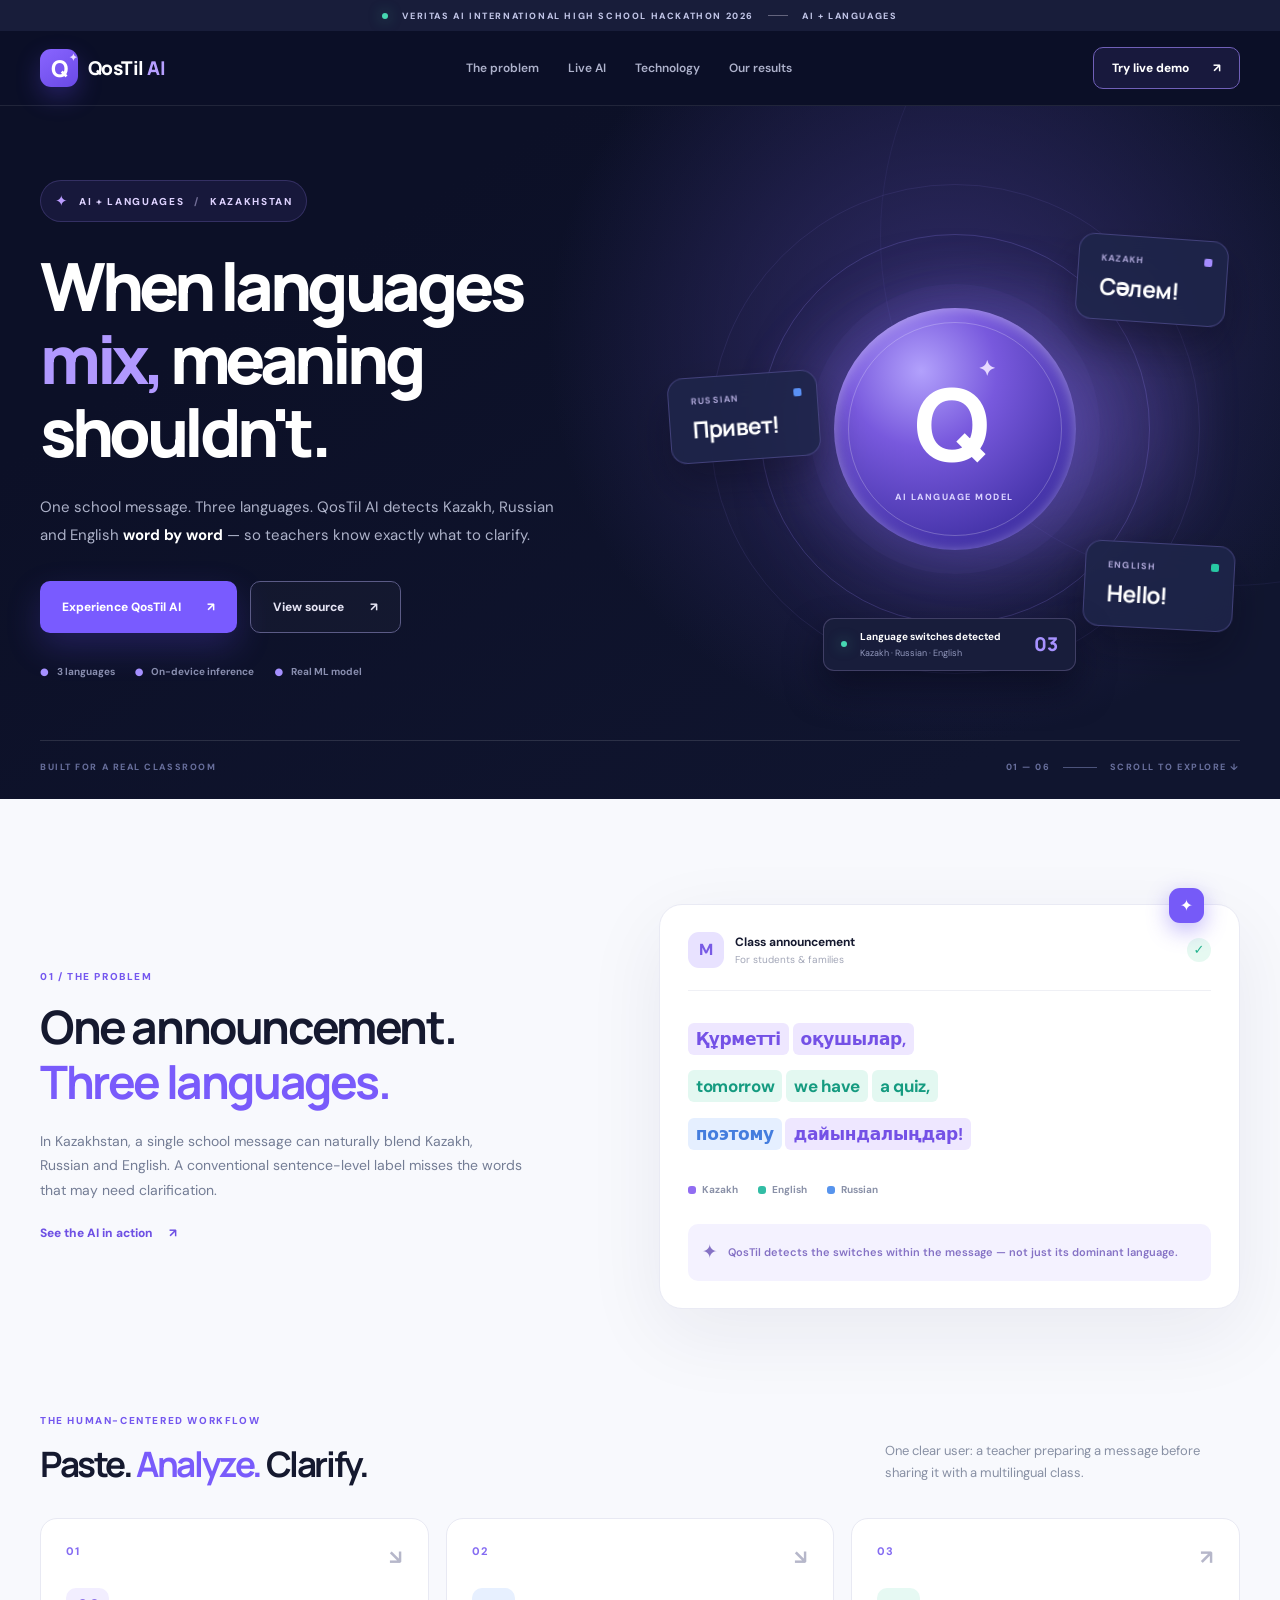
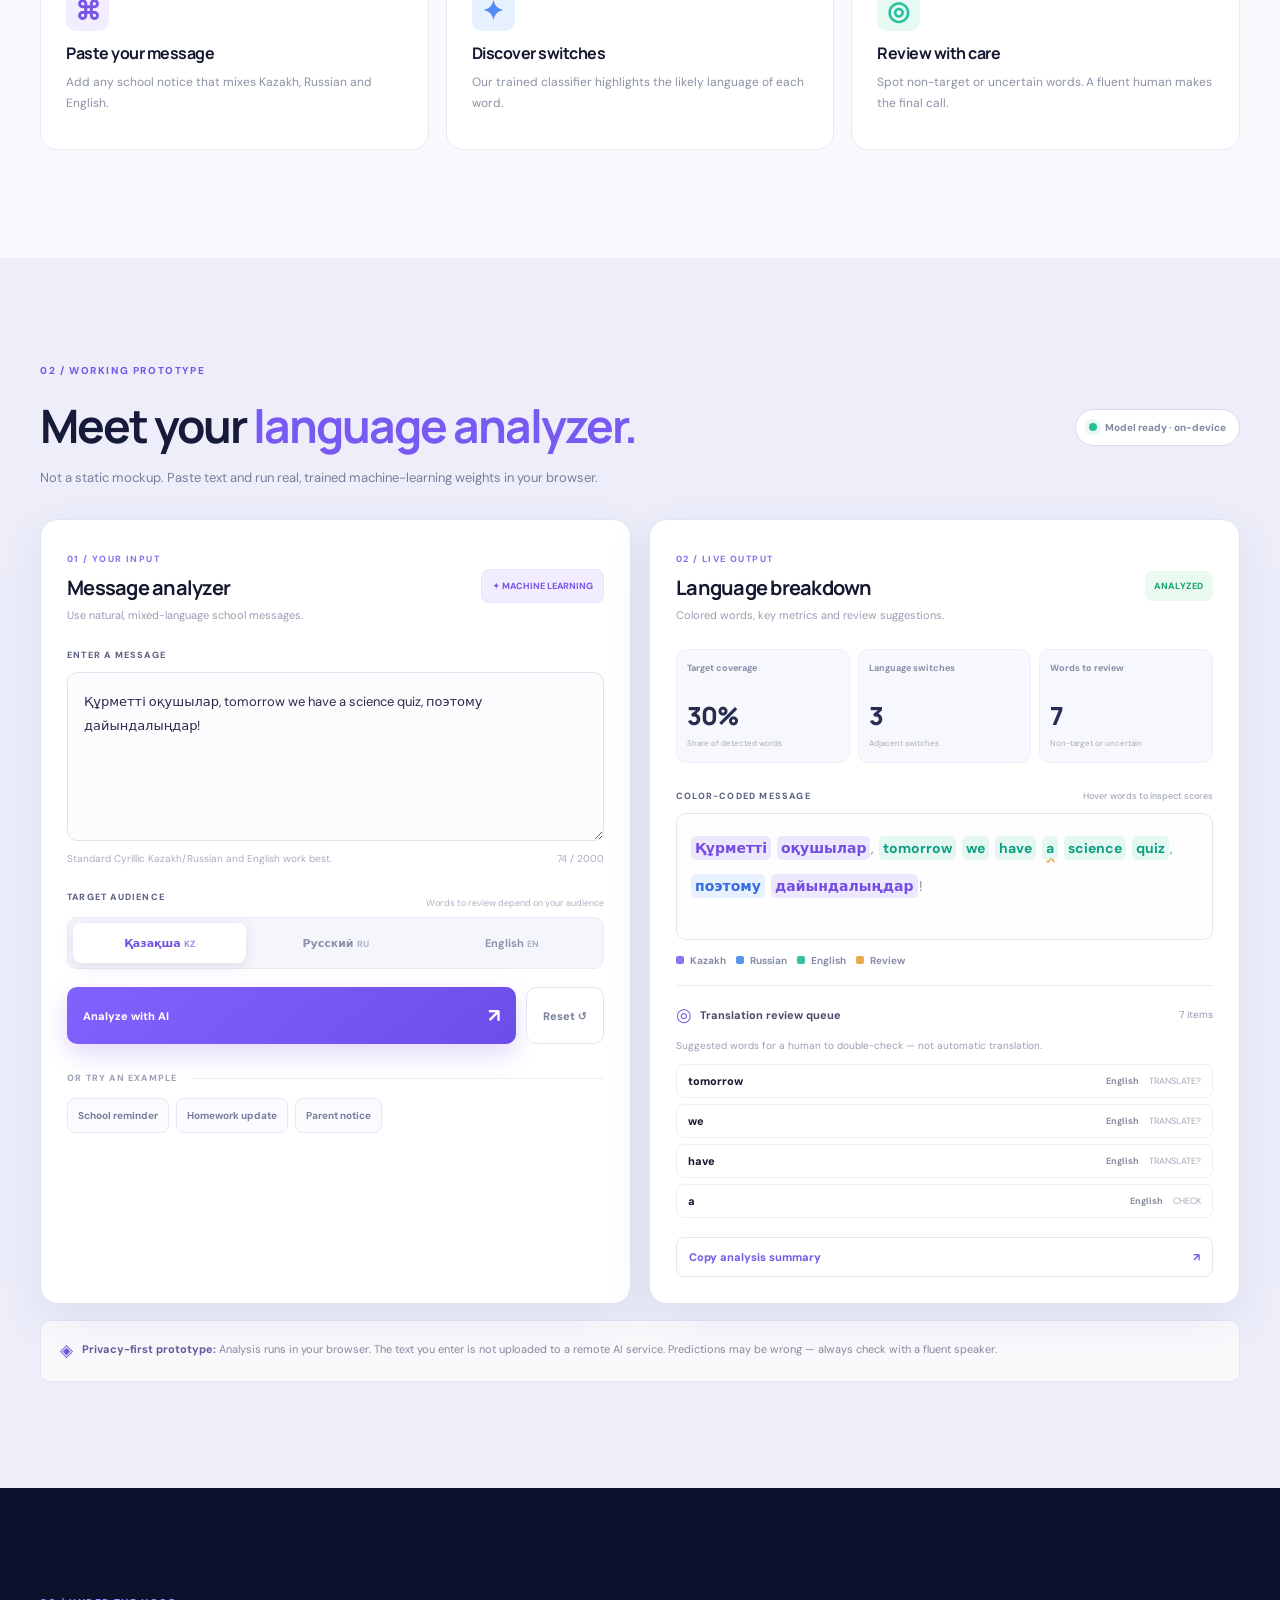
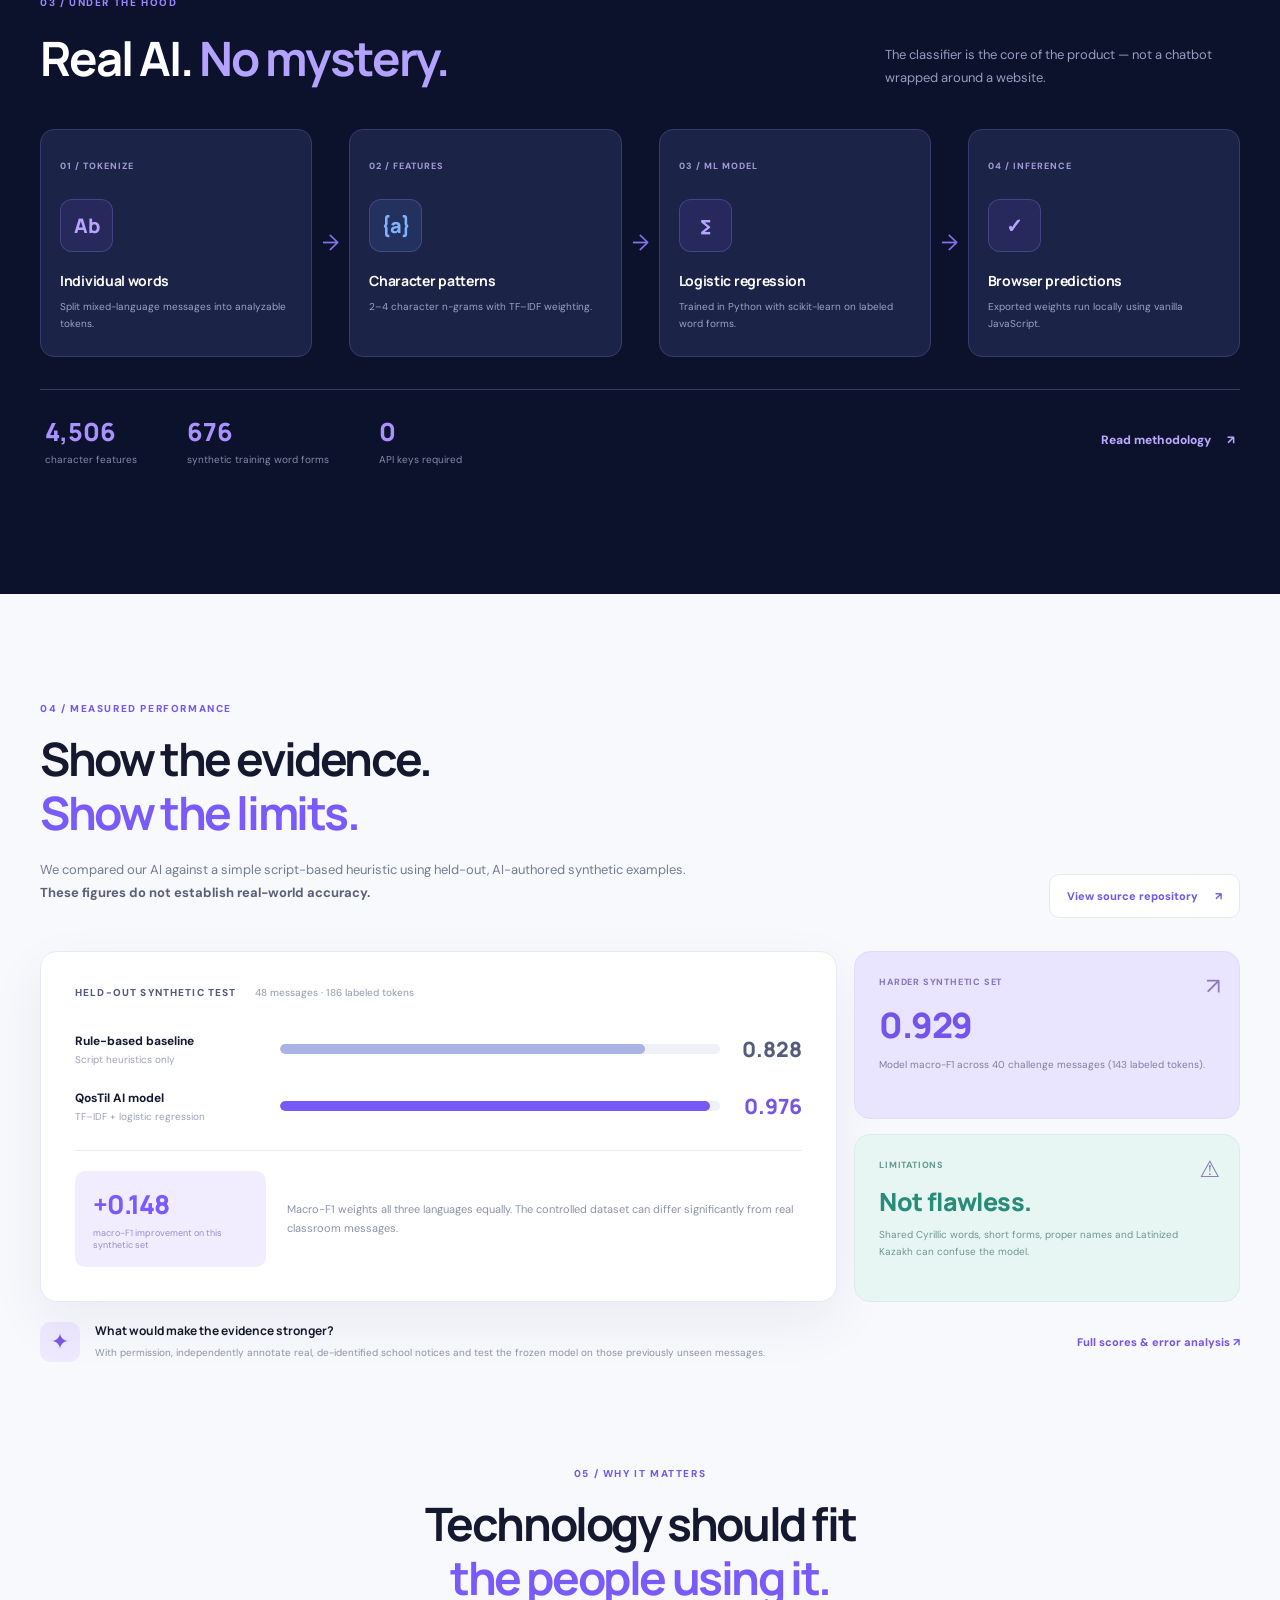
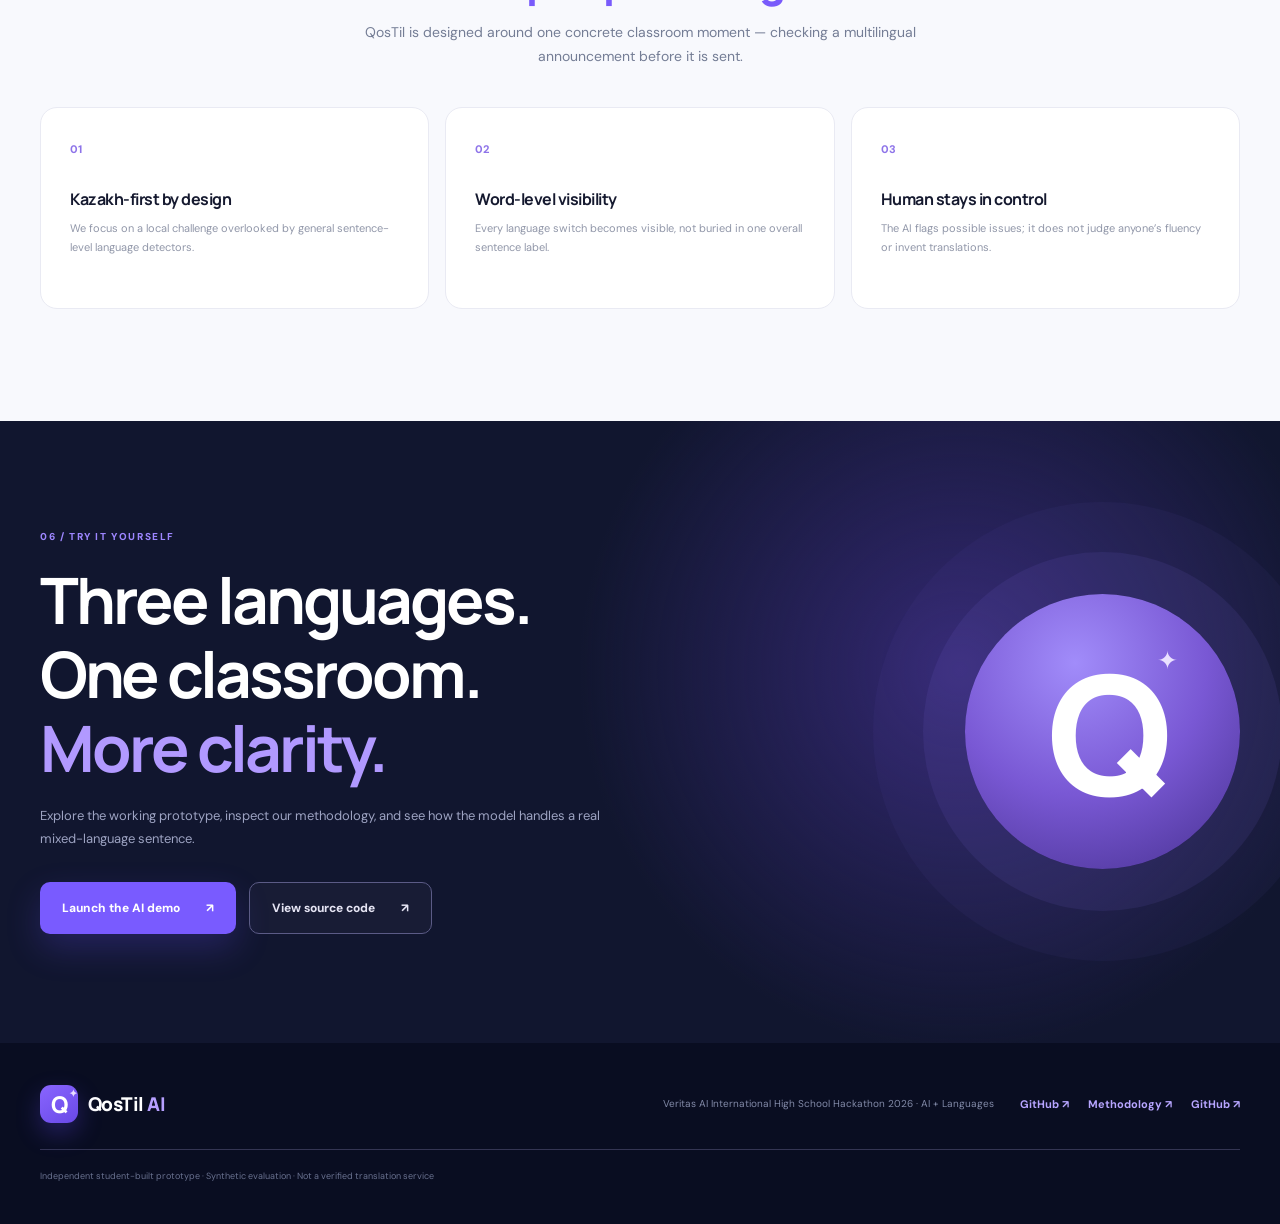
<file: index.html>
<!doctype html>
<html lang="en">
<head>
<meta charset="UTF-8" />
<meta name="viewport" content="width=device-width, initial-scale=1" />
<meta name="theme-color" content="#0C1027" />
<meta name="description" content="QosTil AI: a real machine-learning prototype that identifies Kazakh, Russian and English, word by word, in multilingual school messages." />
<meta property="og:title" content="QosTil AI — When languages mix, meaning shouldn't" />
<meta property="og:description" content="Discover the Veritas AI Hackathon 2026 project: a Kazakh-first AI that detects code-switching within school announcements." />
<title>QosTil AI — Language intelligence for real classrooms</title>
<link rel="icon" href="./assets/favicon.svg" type="image/svg+xml" />
<link rel="preconnect" href="https://fonts.googleapis.com" />
<link rel="preconnect" href="https://fonts.gstatic.com" crossorigin />
<link href="https://fonts.googleapis.com/css2?family=DM+Sans:wght@400;500;600;700;800&family=Manrope:wght@400;500;600;700;800&display=swap" rel="stylesheet" />
<link rel="stylesheet" href="./style.css" />
<script defer src="./app.js"></script>
<script defer src="./site.js"></script>
</head>
<body>
<div class="announcement"><span class="announcement-dot"></span> VERITAS AI INTERNATIONAL HIGH SCHOOL HACKATHON 2026 <span class="announcement-line"></span> AI + LANGUAGES</div>
<header class="site-header">
  <nav class="nav container" aria-label="Main navigation">
    <a class="brand" href="#top" aria-label="QosTil AI home"><span class="brand-icon">Q<span class="brand-spark">✦</span></span><span>QosTil <em>AI</em></span></a>
    <button class="nav-toggle" aria-label="Open navigation" aria-expanded="false"><span></span><span></span><span></span></button>
    <div class="nav-links" id="nav-links"><a href="#problem">The problem</a><a href="#analyzer">Live AI</a><a href="#technology">Technology</a><a href="#evidence">Our results</a></div>
    <a class="nav-cta" href="#analyzer">Try live demo <span>↗</span></a>
  </nav>
</header>
<main>
  <section id="top" class="hero">
    <div class="hero-noise" aria-hidden="true"></div>
    <div class="container hero-inner">
      <div class="hero-content">
        <div class="eyebrow"><span class="eyebrow-icon">✦</span> AI + LANGUAGES <span class="slash">/</span> KAZAKHSTAN</div>
        <h1>When languages<br><em>mix,</em> meaning<br><span class="headline-outline">shouldn't.</span></h1>
        <p>One school message. Three languages. QosTil AI detects Kazakh, Russian and English <strong>word by word</strong> — so teachers know exactly what to clarify.</p>
        <div class="hero-actions"><a class="btn btn-primary" href="#analyzer">Experience QosTil AI <span>↗</span></a><a class="btn btn-ghost" href="https://github.com/erasylashirbay16-jpg/QosTil-AI" target="_blank" rel="noopener noreferrer">View source <span>↗</span></a></div>
        <div class="hero-reassure"><span><b>●</b> 3 languages</span><span><b>●</b> On-device inference</span><span><b>●</b> Real ML model</span></div>
      </div>
      <div class="hero-visual" aria-label="Illustration showing words in Kazakh, Russian and English">
        <div class="visual-glow" aria-hidden="true"></div><div class="orbital orb-a"></div><div class="orbital orb-b"></div>
        <div class="floating-card float-kz"><small>KAZAKH</small><strong>Сәлем!</strong><span class="little-square purple"></span></div>
        <div class="floating-card float-ru"><small>RUSSIAN</small><strong>Привет!</strong><span class="little-square blue"></span></div>
        <div class="floating-card float-en"><small>ENGLISH</small><strong>Hello!</strong><span class="little-square green"></span></div>
        <div class="core-circle"><div class="core-shine"></div><span>Q<span>✦</span></span><small>AI LANGUAGE MODEL</small></div>
        <div class="hero-bottom-card"><span class="live-pulse"></span><div><b>Language switches detected</b><small>Kazakh · Russian · English</small></div><span>03</span></div>
      </div>
    </div>
    <div class="hero-bottom container"><span>BUILT FOR A REAL CLASSROOM</span><span>01 — 06 <span class="hero-rule"></span> SCROLL TO EXPLORE ↓</span></div>
  </section>

  <section class="problem section-light" id="problem">
    <div class="container problem-grid">
      <div class="section-intro"><div class="label">01 / THE PROBLEM</div><h2>One announcement.<br><span>Three languages.</span></h2><p>In Kazakhstan, a single school message can naturally blend Kazakh, Russian and English. A conventional sentence-level label misses the words that may need clarification.</p><a class="text-link" href="#analyzer">See the AI in action <span>↗</span></a></div>
      <div class="message-demo"><div class="mock-top"><span class="avatar">M</span><div><b>Class announcement</b><small>For students & families</small></div><span class="mock-check">✓</span></div><div class="message-bubble"><span class="wordmark kk">Құрметті</span> <span class="wordmark kk">оқушылар,</span><br><span class="wordmark en">tomorrow</span> <span class="wordmark en">we have</span> <span class="wordmark en">a quiz,</span><br><span class="wordmark ru">поэтому</span> <span class="wordmark kk">дайындалыңдар!</span></div><div class="mock-legend"><span><i class="dot kk"></i>Kazakh</span><span><i class="dot en"></i>English</span><span><i class="dot ru"></i>Russian</span></div><div class="mock-footer"><span class="small-star">✦</span><span>QosTil detects the switches within the message — not just its dominant language.</span></div></div>
    </div>
  </section>

  <section class="workflow section-light">
    <div class="container"><div class="workflow-header"><div><div class="label">THE HUMAN-CENTERED WORKFLOW</div><h2>Paste. <span>Analyze.</span> Clarify.</h2></div><p>One clear user: a teacher preparing a message before sharing it with a multilingual class.</p></div><div class="work-grid"><article class="work-card"><div class="work-num">01 <span>↘</span></div><div class="work-icon">⌘</div><h3>Paste your message</h3><p>Add any school notice that mixes Kazakh, Russian and English.</p></article><article class="work-card"><div class="work-num">02 <span>↘</span></div><div class="work-icon">✦</div><h3>Discover switches</h3><p>Our trained classifier highlights the likely language of each word.</p></article><article class="work-card"><div class="work-num">03 <span>↗</span></div><div class="work-icon">◎</div><h3>Review with care</h3><p>Spot non-target or uncertain words. A fluent human makes the final call.</p></article></div></div>
  </section>

  <section id="analyzer" class="demo-section">
    <div class="container"><div class="demo-top"><div><div class="label light-label">02 / WORKING PROTOTYPE</div><h2>Meet your <em>language analyzer.</em></h2><p>Not a static mockup. Paste text and run real, trained machine-learning weights in your browser.</p></div><div class="model-badge"><span class="status-dot" id="status-dot"></span><span id="model-status">Loading local AI model…</span></div></div>
      <div class="studio-grid">
        <div class="panel analyzer">
          <div class="panel-heading"><div><span class="kicker">01 / YOUR INPUT</span><h3>Message analyzer</h3><p>Use natural, mixed-language school messages.</p></div><span class="ai-chip">✦ MACHINE LEARNING</span></div>
          <label class="field-label" for="message">ENTER A MESSAGE</label>
          <textarea id="message" maxlength="2000" spellcheck="false" aria-describedby="message-hint">Құрметті оқушылар, tomorrow we have a science quiz, поэтому дайындалыңдар!</textarea>
          <div class="input-footer"><span id="message-hint">Standard Cyrillic Kazakh/Russian and English work best.</span><span><span id="char-count">0</span> / 2000</span></div>
          <div class="field-heading"><span class="field-label">TARGET AUDIENCE</span><span class="helper-text">Words to review depend on your audience</span></div>
          <div class="audience-switch" role="radiogroup" aria-label="Target language"><button type="button" data-target="kk" role="radio" aria-checked="true" class="selected">Қазақша <span>KZ</span></button><button type="button" data-target="ru" role="radio" aria-checked="false">Русский <span>RU</span></button><button type="button" data-target="en" role="radio" aria-checked="false">English <span>EN</span></button></div>
          <div class="action-row"><button id="analyze" class="primary-btn" type="button">Analyze with AI <span>↗</span></button><button id="reset" class="secondary-btn" type="button">Reset ↺</button></div>
          <div class="example-heading">OR TRY AN EXAMPLE <span></span></div><div class="example-buttons"><button type="button" data-example="0">School reminder</button><button type="button" data-example="1">Homework update</button><button type="button" data-example="2">Parent notice</button></div>
        </div>
        <div class="panel results" aria-live="polite"><div class="panel-heading"><div><span class="kicker">02 / LIVE OUTPUT</span><h3>Language breakdown</h3><p>Colored words, key metrics and review suggestions.</p></div><span class="result-ready" id="result-ready">READY</span></div>
          <div class="stats-grid"><div class="stat"><span>Target coverage</span><strong id="coverage">—</strong><small>Share of detected words</small></div><div class="stat"><span>Language switches</span><strong id="switches">—</strong><small>Adjacent switches</small></div><div class="stat"><span>Words to review</span><strong id="to-review">—</strong><small>Non-target or uncertain</small></div></div>
          <div class="output-label">COLOR-CODED MESSAGE <span class="hover-tip">Hover words to inspect scores</span></div>
          <div id="highlighted" class="highlight-area" tabindex="0">Run analysis to see your message highlighted.</div>
          <div class="legend"><span><i class="legend-dot kazakh"></i> Kazakh</span><span><i class="legend-dot russian"></i> Russian</span><span><i class="legend-dot english"></i> English</span><span><i class="legend-dot unsure"></i> Review</span></div>
          <div class="divider-line"></div><div class="recommend-header"><div><span class="tiny-icon">◎</span><strong>Translation review queue</strong></div><span id="queue-count">0 items</span></div><p class="review-intro">Suggested words for a human to double-check — not automatic translation.</p><div class="review-list" id="review-list"><div class="empty">No analysis yet.</div></div><button id="copy" type="button" class="copy-btn">Copy analysis summary <span>↗</span></button>
        </div>
      </div>
      <div class="privacy-note"><span>◈</span> <strong>Privacy-first prototype:</strong> Analysis runs in your browser. The text you enter is not uploaded to a remote AI service. Predictions may be wrong — always check with a fluent speaker.</div>
    </div>
  </section>

  <section class="tech section-dark" id="technology"><div class="container"><div class="section-head-on-dark"><div><div class="label light-label">03 / UNDER THE HOOD</div><h2>Real AI. <span>No mystery.</span></h2></div><p>The classifier is the core of the product — not a chatbot wrapped around a website.</p></div><div class="arch-line"><div class="arch-card"><span class="arch-num">01 / TOKENIZE</span><div class="arch-glyph">Ab</div><h3>Individual words</h3><p>Split mixed-language messages into analyzable tokens.</p></div><div class="arch-arrow">→</div><div class="arch-card"><span class="arch-num">02 / FEATURES</span><div class="arch-glyph">{a}</div><h3>Character patterns</h3><p>2–4 character n-grams with TF–IDF weighting.</p></div><div class="arch-arrow">→</div><div class="arch-card"><span class="arch-num">03 / ML MODEL</span><div class="arch-glyph">∑</div><h3>Logistic regression</h3><p>Trained in Python with scikit-learn on labeled word forms.</p></div><div class="arch-arrow">→</div><div class="arch-card"><span class="arch-num">04 / INFERENCE</span><div class="arch-glyph">✓</div><h3>Browser predictions</h3><p>Exported weights run locally using vanilla JavaScript.</p></div></div><div class="tech-foot"><div><strong>4,506</strong><small>character features</small></div><div><strong>676</strong><small>synthetic training word forms</small></div><div><strong>0</strong><small>API keys required</small></div><a class="text-link on-dark" href="./methodology.html">Read methodology <span>↗</span></a></div></div></section>

  <section class="evidence-section section-light" id="evidence"><div class="container"><div class="evidence-header"><div><div class="label">04 / MEASURED PERFORMANCE</div><h2>Show the evidence.<br><span>Show the limits.</span></h2><p>We compared our AI against a simple script-based heuristic using held-out, AI-authored synthetic examples. <strong>These figures do not establish real-world accuracy.</strong></p></div><div class="report-download"><a href="https://github.com/erasylashirbay16-jpg/QosTil-AI" target="_blank" rel="noopener">View source repository <span>↗</span></a></div></div><div class="performance-card"><div class="score-block"><div class="score-heading">HELD-OUT SYNTHETIC TEST <span>48 messages · 186 labeled tokens</span></div><div class="score-row"><div><strong>Rule-based baseline</strong><small>Script heuristics only</small></div><div class="score-track"><i style="width:82.8%;background:#AAB3E5"></i></div><b>0.828</b></div><div class="score-row"><div><strong>QosTil AI model</strong><small>TF–IDF + logistic regression</small></div><div class="score-track"><i style="width:97.6%;background:#7859F8"></i></div><b class="primary-number">0.976</b></div><div class="metric-explain"><div><strong>+0.148</strong><span>macro-F1 improvement on this synthetic set</span></div><p>Macro-F1 weights all three languages equally. The controlled dataset can differ significantly from real classroom messages.</p></div></div><div class="insight-column"><div class="insight-card"><span class="insight-icon">↗</span><small>HARDER SYNTHETIC SET</small><strong>0.929</strong><p>Model macro-F1 across 40 challenge messages (143 labeled tokens).</p></div><div class="insight-card muted"><span class="insight-icon">⚠</span><small>LIMITATIONS</small><strong>Not flawless.</strong><p>Shared Cyrillic words, short forms, proper names and Latinized Kazakh can confuse the model.</p></div></div></div><div class="evidence-below"><div class="truth-card"><span>✦</span><div><h3>What would make the evidence stronger?</h3><p>With permission, independently annotate real, de-identified school notices and test the frozen model on those previously unseen messages.</p></div></div><a href="./methodology.html">Full scores & error analysis <span>↗</span></a></div></div></section>

  <section class="impact section-light" id="impact"><div class="container"><div class="impact-header"><div class="label">05 / WHY IT MATTERS</div><h2>Technology should fit<br><span>the people using it.</span></h2><p>QosTil is designed around one concrete classroom moment — checking a multilingual announcement before it is sent.</p></div><div class="impact-grid"><article><span>01</span><h3>Kazakh-first by design</h3><p>We focus on a local challenge overlooked by general sentence-level language detectors.</p></article><article><span>02</span><h3>Word-level visibility</h3><p>Every language switch becomes visible, not buried in one overall sentence label.</p></article><article><span>03</span><h3>Human stays in control</h3><p>The AI flags possible issues; it does not judge anyone’s fluency or invent translations.</p></article></div></div></section>

  <section class="closing"><div class="container closing-inner"><div><div class="label light-label">06 / TRY IT YOURSELF</div><h2>Three languages.<br>One classroom.<br><em>More clarity.</em></h2><p>Explore the working prototype, inspect our methodology, and see how the model handles a real mixed-language sentence.</p><div class="closing-actions"><a class="btn btn-primary" href="#analyzer">Launch the AI demo <span>↗</span></a><a class="btn btn-ghost" href="https://github.com/erasylashirbay16-jpg/QosTil-AI" target="_blank" rel="noopener">View source code <span>↗</span></a></div></div><div class="closing-emblem" aria-hidden="true"><span>Q</span><i>✦</i></div></div></section>
</main>
<footer class="site-footer"><div class="container footer-content"><div class="brand"><span class="brand-icon">Q<span class="brand-spark">✦</span></span><span>QosTil <em>AI</em></span></div><p>Veritas AI International High School Hackathon 2026 · AI + Languages</p><div class="footer-links"><a href="https://github.com/erasylashirbay16-jpg/QosTil-AI" target="_blank" rel="noopener noreferrer">GitHub ↗</a><a href="./methodology.html">Methodology ↗</a><a href="https://github.com/erasylashirbay16-jpg/QosTil-AI" >GitHub ↗</a></div><small>Independent student-built prototype · Synthetic evaluation · Not a verified translation service</small></div></footer>
</body>
</html>
</file>
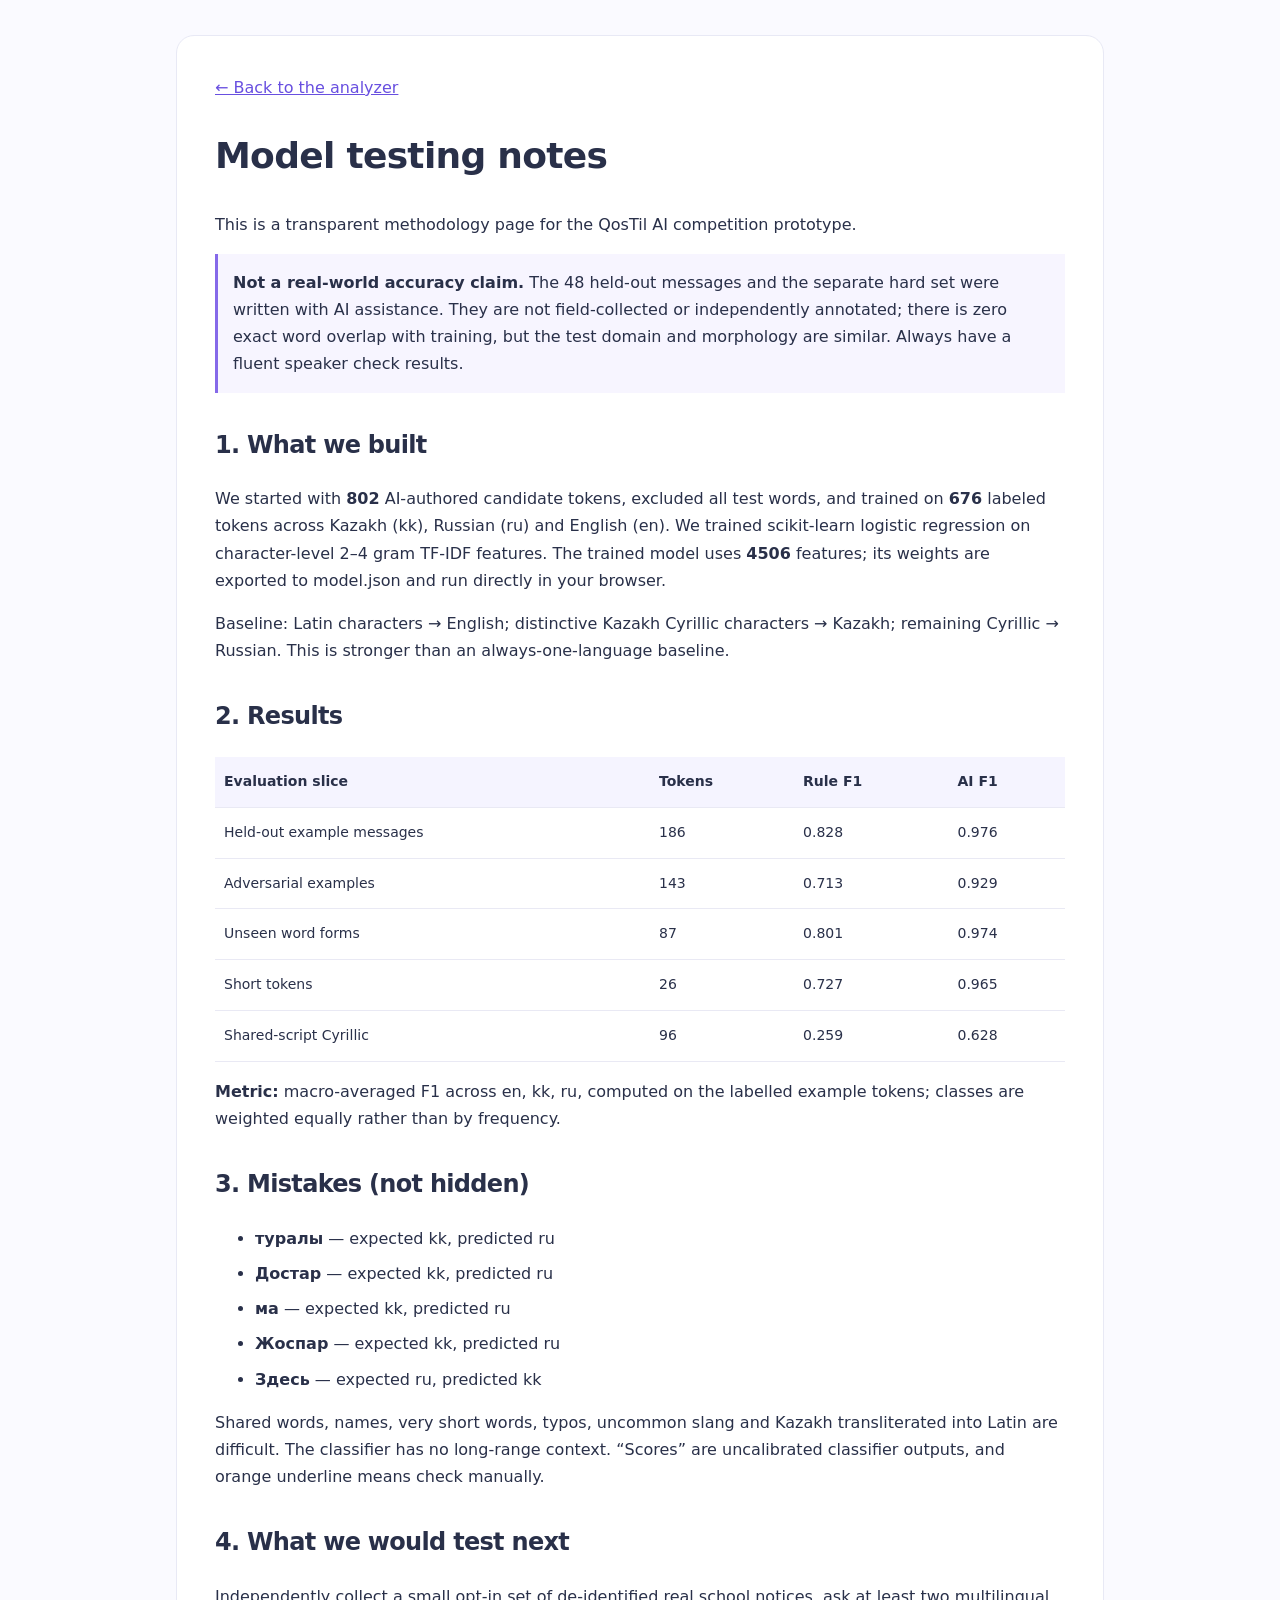
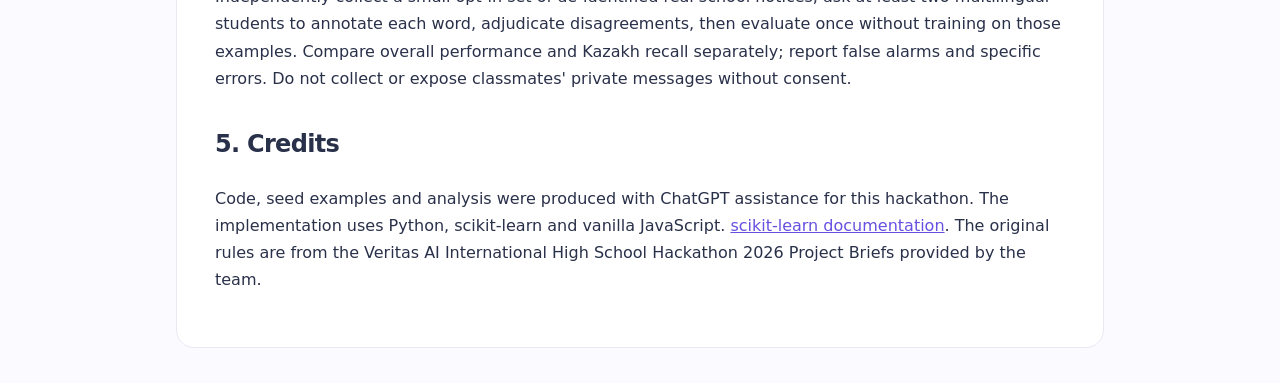
<file: methodology.html>
<!doctype html><html lang="en"><head><meta charset="utf-8"><meta name="viewport" content="width=device-width, initial-scale=1"><title>QosTil AI — Methodology</title><style>body{font-family:system-ui,Arial,sans-serif;background:#fafaff;color:#293049;margin:0;line-height:1.7}main{max-width:850px;margin:35px auto;padding:38px;background:#fff;border:1px solid #e8e9f5;border-radius:18px}h1,h2{letter-spacing:-.7px}h1{font-size:36px}h2{margin-top:32px}a{color:#684fe0}table{width:100%;border-collapse:collapse;font-size:14px}td,th{text-align:left;border-bottom:1px solid #e9e9f4;padding:13px 9px}th{background:#f5f4ff}.warning{border-left:3px solid #8569e9;background:#f7f5ff;padding:15px}li{margin:8px 0}@media(max-width:650px){main{padding:17px;margin:10px}table{font-size:12px}}</style></head><body><main><a href="./index.html">← Back to the analyzer</a><h1>Model testing notes</h1><p>This is a transparent methodology page for the QosTil AI competition prototype.</p><div class="warning"><strong>Not a real-world accuracy claim.</strong> The 48 held-out messages and the separate hard set were written with AI assistance. They are not field-collected or independently annotated; there is zero exact word overlap with training, but the test domain and morphology are similar. Always have a fluent speaker check results.</div><h2>1. What we built</h2><p>We started with <b>802</b> AI-authored candidate tokens, excluded all test words, and trained on <b>676</b> labeled tokens across Kazakh (kk), Russian (ru) and English (en). We trained scikit-learn logistic regression on character-level 2–4 gram TF-IDF features. The trained model uses <b>4506</b> features; its weights are exported to model.json and run directly in your browser.</p><p>Baseline: Latin characters → English; distinctive Kazakh Cyrillic characters → Kazakh; remaining Cyrillic → Russian. This is stronger than an always-one-language baseline.</p><h2>2. Results</h2><table><thead><tr><th>Evaluation slice</th><th>Tokens</th><th>Rule F1</th><th>AI F1</th></tr></thead><tbody><tr><td>Held-out example messages</td><td>186</td><td>0.828</td><td>0.976</td></tr><tr><td>Adversarial examples</td><td>143</td><td>0.713</td><td>0.929</td></tr><tr><td>Unseen word forms</td><td>87</td><td>0.801</td><td>0.974</td></tr><tr><td>Short tokens</td><td>26</td><td>0.727</td><td>0.965</td></tr><tr><td>Shared-script Cyrillic</td><td>96</td><td>0.259</td><td>0.628</td></tr></tbody></table><p><b>Metric:</b> macro-averaged F1 across en, kk, ru, computed on the labelled example tokens; classes are weighted equally rather than by frequency.</p><h2>3. Mistakes (not hidden)</h2><ul><li><b>туралы</b> — expected kk, predicted ru</li><li><b>Достар</b> — expected kk, predicted ru</li><li><b>ма</b> — expected kk, predicted ru</li><li><b>Жоспар</b> — expected kk, predicted ru</li><li><b>Здесь</b> — expected ru, predicted kk</li></ul><p>Shared words, names, very short words, typos, uncommon slang and Kazakh transliterated into Latin are difficult. The classifier has no long-range context. “Scores” are uncalibrated classifier outputs, and orange underline means check manually.</p><h2>4. What we would test next</h2><p>Independently collect a small opt-in set of de-identified real school notices, ask at least two multilingual students to annotate each word, adjudicate disagreements, then evaluate once without training on those examples. Compare overall performance and Kazakh recall separately; report false alarms and specific errors. Do not collect or expose classmates' private messages without consent.</p><h2>5. Credits</h2><p>Code, seed examples and analysis were produced with ChatGPT assistance for this hackathon. The implementation uses Python, scikit-learn and vanilla JavaScript. <a href="https://scikit-learn.org/stable/">scikit-learn documentation</a>. The original rules are from the Veritas AI International High School Hackathon 2026 Project Briefs provided by the team.</p></main></body></html>
</file>
<file: style.css>
:root{--navy:#0c1027;--navy2:#121832;--ink:#15192f;--muted:#81879d;--violet:#795bfa;--violet2:#aa91ff;--violet-pale:#eeeaff;--blue:#5088e8;--mint:#29bd9c;--paper:#f7f7fc;--white:#fff;--line:#e6e8f2;--radius:19px;font-family:'DM Sans',system-ui,sans-serif;color:var(--ink);scroll-behavior:smooth}*,*:before,*:after{box-sizing:border-box}html{scroll-padding-top:80px}body{margin:0;min-width:320px;background:var(--navy)}body,button,textarea{font-family:'DM Sans',system-ui,sans-serif}button{cursor:pointer}a{color:inherit;text-decoration:none}button:focus-visible,a:focus-visible,textarea:focus-visible{outline:3px solid #baabff;outline-offset:3px}.container{width:min(1200px,calc(100% - 64px));margin:auto}h1,h2,h3,h4,p{margin-top:0}h1,h2,h3{font-family:'Manrope',system-ui,sans-serif}p{line-height:1.75}.announcement{height:31px;background:#181d3a;display:flex;align-items:center;justify-content:center;gap:14px;color:#c1c5e7;font-size:9px;letter-spacing:1.6px;font-weight:800}.announcement-dot,.live-pulse{width:6px;height:6px;border-radius:50%;background:#46d7b1;box-shadow:0 0 13px #44d7b183}.announcement-line{width:20px;height:1px;background:#63647d}.site-header{position:sticky;top:0;z-index:30;background:#0c1028f2;border-bottom:1px solid #ffffff17;backdrop-filter:blur(15px)}.nav{height:74px;display:flex;align-items:center;justify-content:space-between;gap:20px}.brand{display:flex;align-items:center;gap:10px;color:white;font-weight:800;font-family:Manrope,sans-serif;font-size:19px;letter-spacing:-.55px;white-space:nowrap}.brand em{font-style:normal;color:#b69fff}.brand-icon{position:relative;display:grid;place-items:center;background:linear-gradient(145deg,#8965ff,#6949e6);width:38px;height:38px;border-radius:11px;font-size:23px;color:white;box-shadow:0 10px 24px #6045ec50}.brand-spark{position:absolute;font-size:10px;right:2px;top:1px;color:#e9ddff}.nav-links{display:flex;align-items:center;gap:29px}.nav-links a{font-size:12px;color:#aeb2cc;font-weight:600;transition:.2s}.nav-links a:hover{color:white}.nav-cta{display:inline-flex;align-items:center;gap:24px;padding:12px 18px;color:white;border:1px solid #7060b8;background:#6350ba28;border-radius:10px;font-size:12px;font-weight:800}.nav-cta:hover{background:#6b57d64a}.nav-toggle{display:none}.hero{position:relative;background:radial-gradient(circle at 74% 34%,#302b67 0%,transparent 38%),linear-gradient(148deg,#0c1027 24%,#10152f 85%);color:white;overflow:hidden}.hero:before{content:'';position:absolute;border-radius:50%;width:700px;height:700px;border:1px solid #8473de16;right:-300px;top:-220px;pointer-events:none}.hero-noise{position:absolute;inset:0;opacity:.22;background-image:radial-gradient(#9f92ef 0.6px,transparent 0.7px);background-size:26px 26px;mask-image:linear-gradient(to right,transparent 20%,black 100%);pointer-events:none}.hero-inner{position:relative;display:grid;grid-template-columns:1.05fr 1fr;align-items:center;min-height:630px;gap:30px;padding:74px 0 62px}.hero-content{position:relative;z-index:3}.eyebrow{display:inline-flex;align-items:center;gap:10px;padding:10px 14px;background:#8068e91a;border:1px solid #a28eff35;color:#ddd2ff;border-radius:40px;font-weight:800;font-size:10px;letter-spacing:1.65px}.eyebrow-icon{font-size:15px;color:#bb9dff}.slash{color:#737099}.hero h1{font-size:clamp(48px,5.2vw,75px);line-height:1.1;font-weight:800;letter-spacing:-4.5px;margin:27px 0 24px}.hero h1 em,.closing h2 em{font-style:normal;color:#b199ff}.headline-outline{color:#fff}.hero-content>p{font-size:15px;line-height:1.9;color:#acb1c8;max-width:525px}.hero-content>p strong{color:#fff}.hero-actions,.closing-actions{display:flex;gap:13px;flex-wrap:wrap;margin-top:31px}.btn{display:inline-flex;justify-content:center;align-items:center;gap:26px;padding:17px 22px;border-radius:10px;font-size:12px;font-weight:800;transition:transform .2s,background .2s}.btn:hover{transform:translateY(-2px)}.btn-primary{background:#795bff;color:white;box-shadow:0 14px 34px #684efa3b}.btn-primary:hover{background:#927bff}.btn-ghost{border:1px solid #5b5b86;color:#e5e4f3;background:#ffffff07}.btn-ghost:hover{background:#ffffff16}.hero-reassure{display:flex;flex-wrap:wrap;gap:20px;color:#898eaf;margin-top:32px;font-size:10px;font-weight:700}.hero-reassure b{color:#a590ff;margin-right:6px}.hero-visual{position:relative;height:480px;min-width:0}.visual-glow{position:absolute;inset:56px 40px;background:radial-gradient(ellipse at 60% 48%,#9273ff70,transparent 60%);filter:blur(20px)}.orbital{position:absolute;border:1px solid #998bff38;border-radius:50%;left:50%;top:50%;transform:translate(-50%,-50%)}.orb-a{width:390px;height:390px}.orb-b{width:490px;height:490px;border-color:#998bff1a}.core-circle{position:absolute;left:50%;top:50%;transform:translate(-50%,-50%);height:242px;width:242px;display:flex;flex-direction:column;align-items:center;justify-content:center;border-radius:50%;background:radial-gradient(circle at 36% 26%,#b2a1fc 0%,#7859dd 32%,#4433a8 75%);box-shadow:inset 0 2px 13px #ffffff62,0 24px 100px #765fe65c,0 0 0 24px #8f7cf50c}.core-shine{position:absolute;inset:14px;border-radius:50%;border:1px solid #ffffff3b}.core-circle>span{font-family:Manrope,sans-serif;font-size:100px;font-weight:800;letter-spacing:-12px}.core-circle>span span{font-size:21px;vertical-align:top;letter-spacing:0;color:#e7d9ff}.core-circle small{font-size:9px;letter-spacing:1.5px;font-weight:800;color:#dad2ff}.floating-card{position:absolute;z-index:2;background:#1d2449dd;border:1px solid #9a8bf34a;box-shadow:0 22px 40px #07091960;backdrop-filter:blur(16px);padding:17px 22px;border-radius:16px;min-width:150px;animation:drift 6s ease-in-out infinite}.floating-card small{display:block;color:#aaa3d4;font-weight:800;letter-spacing:1.2px;font-size:9px;margin-bottom:6px}.floating-card strong{font-family:Manrope,sans-serif;font-size:23px;letter-spacing:-.8px}.little-square{position:absolute;right:15px;top:17px;width:8px;height:8px;border-radius:2px}.little-square.purple{background:#a58cff}.little-square.blue{background:#5a91f5}.little-square.green{background:#27caa4}.float-kz{top:48px;right:13px;transform:rotate(4deg)}.float-ru{top:185px;left:0;animation-delay:1.2s;transform:rotate(-4deg)}.float-en{bottom:40px;right:6px;animation-delay:2.4s;transform:rotate(3deg)}@keyframes drift{50%{translate:0 -10px}}.hero-bottom-card{position:absolute;z-index:2;left:27%;bottom:-2px;display:flex;gap:13px;align-items:center;background:#181d3b;border:1px solid #69608f7f;box-shadow:0 18px 35px #03051380;padding:11px 17px;border-radius:11px}.hero-bottom-card b,.hero-bottom-card small{display:block}.hero-bottom-card b{font-size:10px}.hero-bottom-card small{font-size:9px;color:#9298bd;margin-top:4px}.hero-bottom-card>span:last-child{font:800 19px Manrope;color:#a792ff;padding-left:20px}.hero-bottom{position:relative;display:flex;justify-content:space-between;border-top:1px solid #ffffff1f;padding:20px 0 26px;color:#676e9b;font-weight:800;font-size:9px;letter-spacing:1.55px}.hero-rule{display:inline-block;margin:0 9px 2px;width:34px;border-top:1px solid #4c537b}.section-light{background:#f8f9fd}.problem{padding:105px 0 60px}.problem-grid{display:grid;grid-template-columns:.91fr 1fr;gap:90px;align-items:center}.label{font-size:10px;letter-spacing:1.6px;font-weight:800;color:#7457ef;margin-bottom:17px}.section-intro h2,.workflow-header h2,.impact h2,.evidence-header h2{font-size:clamp(33px,3.6vw,48px);letter-spacing:-2.4px;line-height:1.18;margin-bottom:20px}.section-intro h2 span,.workflow-header h2 span,.impact h2 span,.evidence-header h2 span{color:#795bfb}.section-intro>p,.impact-header>p{color:#747d95;font-size:14px;max-width:485px}.text-link{display:inline-flex;align-items:center;gap:16px;font-weight:800;color:#6e50e4;font-size:12px;margin-top:9px}.message-demo{position:relative;background:white;box-shadow:0 24px 80px #19224b12;border:1px solid #e9eaf4;border-radius:23px;padding:27px 28px}.message-demo:before{content:'✦';position:absolute;top:-17px;right:35px;width:35px;height:35px;display:grid;place-items:center;background:#765af8;color:#fff;border-radius:11px;box-shadow:0 7px 22px #7b65f377}.mock-top{display:flex;align-items:center;gap:11px;padding-bottom:22px;border-bottom:1px solid #eff0f5}.mock-top>div{flex:1}.mock-top b,.mock-top small{display:block}.mock-top b{font-size:12px}.mock-top small{color:#a3a7b8;font-size:10px;margin-top:3px}.avatar{display:grid;place-items:center;width:36px;height:36px;border-radius:11px;background:#e8e2ff;color:#785be5;font-weight:800}.mock-check{display:grid;place-items:center;width:24px;height:24px;background:#e6f9f1;border-radius:50%;font-size:13px;color:#24b58e}.message-bubble{margin:25px 0;line-height:2.8;font-size:17px;font-weight:700;letter-spacing:-.3px}.wordmark{display:inline;border-radius:6px;padding:5px 8px;box-decoration-break:clone;-webkit-box-decoration-break:clone}.wordmark.kk{background:#eee7ff;color:#7451e6}.wordmark.ru{background:#e5efff;color:#447dde}.wordmark.en{background:#e3f8f1;color:#159b80}.mock-legend{display:flex;flex-wrap:wrap;gap:20px;font-size:10px;font-weight:700;color:#8a91a8}.mock-legend span{display:flex;align-items:center;gap:6px}.dot{display:inline-block;width:8px;height:8px;border-radius:3px}.dot.kk{background:#916df2}.dot.ru{background:#5794ed}.dot.en{background:#32bda5}.mock-footer{border-radius:10px;background:#f4f2ff;color:#8572c5;font-size:11px;font-weight:600;display:flex;gap:10px;align-items:center;padding:14px;margin-top:28px;line-height:1.5}.small-star{font-size:19px}.workflow{padding:45px 0 108px}.workflow-header,.section-head-on-dark{display:flex;justify-content:space-between;align-items:end;gap:30px;margin-bottom:33px}.workflow-header h2{font-size:35px;margin:0}.workflow-header>p,.section-head-on-dark>p{color:#8890a4;max-width:355px;font-size:13px;margin:0}.work-grid{display:grid;grid-template-columns:repeat(3,1fr);gap:17px}.work-card{border-radius:17px;background:white;border:1px solid #e8e9f3;min-height:232px;padding:25px;transition:transform .2s,box-shadow .2s}.work-card:hover{transform:translateY(-6px);box-shadow:0 19px 40px #1a1a4f0f}.work-num{display:flex;justify-content:space-between;font-size:11px;letter-spacing:1px;font-weight:800;color:#856cf2}.work-num span{font-size:20px;color:#b6b7ca}.work-icon{margin:18px 0 11px;border-radius:10px;background:#f2eeff;color:#7856e4;display:grid;place-items:center;width:43px;height:43px;font:800 26px Manrope}.work-card:nth-child(2) .work-icon{background:#e7f0ff;color:#548bf3}.work-card:nth-child(3) .work-icon{background:#e6f9f3;color:#2ac29e}.work-card h3{font-size:16px;margin:4px 0 8px;letter-spacing:-.5px}.work-card p{color:#8a91a3;font-size:12px;line-height:1.7;margin:0}.demo-section{padding:106px 0;background:#edeefa}.demo-top{display:flex;justify-content:space-between;gap:30px;align-items:center;margin-bottom:29px}.demo-top h2{font-size:clamp(30px,3.6vw,48px);color:#161b39;letter-spacing:-2px;margin:10px 0}.demo-top h2 em{font-style:normal;color:#785af2}.demo-top p{font-size:13px;color:#777f9a;margin:0}.light-label{color:#9d86ff}.demo-top .light-label{color:#7856e9}.model-badge{display:flex;gap:8px;align-items:center;border:1px solid #d9d8ef;background:white;color:#7f8aa2;border-radius:40px;padding:11px 13px;font-size:10px;white-space:nowrap;font-weight:800}.status-dot{display:inline-block;width:8px;height:8px;background:#dfac54;border-radius:50%}.status-dot.ready{background:#27be96;box-shadow:0 0 0 4px #27be961b}.studio-grid{display:grid;grid-template-columns:1fr 1fr;gap:18px;align-items:stretch}.panel{border:1px solid #e2e4f0;border-radius:18px;background:#fff;padding:26px;box-shadow:0 16px 50px #1d236314;min-width:0}.panel-heading{display:flex;justify-content:space-between;align-items:center;gap:10px;margin-bottom:24px}.kicker{color:#8a71ed;font-size:9px;letter-spacing:1.4px;font-weight:800}.panel-heading h3{font-size:20px;letter-spacing:-.75px;margin:7px 0 5px}.panel-heading p{font-size:11px;color:#999eb1;margin:0}.ai-chip{font-size:9px;color:#7959e8;background:#f1edff;border:1px solid #e8e1ff;padding:10px;border-radius:8px;font-weight:800;white-space:nowrap}.field-label,.output-label{font-size:9px;color:#5b6183;font-weight:800;letter-spacing:1.2px;display:block;margin-bottom:11px}textarea{display:block;width:100%;min-height:169px;resize:vertical;outline:none;padding:17px 16px;font-size:13px;line-height:1.85;border:1px solid #e0e4ef;background:#fcfcff;color:#282c4a;border-radius:10px}textarea:focus{border-color:#957dfb;box-shadow:0 0 0 3px #8e76f31b}.input-footer{display:flex;justify-content:space-between;gap:8px;color:#a8acbf;font-size:10px;margin-top:11px}.field-heading{display:flex;align-items:center;justify-content:space-between;gap:12px;margin:26px 0 3px}.helper-text{font-size:9px;color:#acb1c2}.audience-switch{display:flex;background:#f5f6fb;border:1px solid #ebecf6;padding:5px;border-radius:10px;gap:3px}.audience-switch button{flex:1;min-width:0;border:0;background:transparent;color:#8d93ac;font-size:11px;font-weight:700;padding:13px 5px;border-radius:8px}.audience-switch button span{font-size:9px;opacity:.7}.audience-switch button.selected{background:#fff;color:#7251e3;box-shadow:0 3px 13px #2d2b7821}.action-row{display:flex;gap:10px;margin-top:18px}.primary-btn{display:flex;flex:1;justify-content:space-between;align-items:center;color:white;background:linear-gradient(140deg,#8262ff,#6b4ee8);border:0;border-radius:10px;padding:16px;font-size:11px;font-weight:800;box-shadow:0 10px 24px #7958ee38}.primary-btn span{font-size:19px}.primary-btn:disabled{opacity:.5;cursor:not-allowed}.secondary-btn{border:1px solid #e3e4ee;background:#fff;color:#79809c;font-weight:800;border-radius:10px;padding:13px 16px;font-size:11px}.example-heading{color:#9ca1b8;font-size:9px;letter-spacing:1.2px;font-weight:800;display:flex;align-items:center;gap:13px;margin:28px 0 14px}.example-heading span{height:1px;background:#ecedf5;flex:1}.example-buttons{display:flex;gap:7px;flex-wrap:wrap}.example-buttons button{font-size:10px;font-weight:700;border:1px solid #e7e7f3;border-radius:8px;padding:10px;background:#fbfbff;color:#777e9c}.example-buttons button:hover{color:#7358da;border-color:#a28ff1}.result-ready{font-size:9px;font-weight:800;letter-spacing:.6px;border-radius:7px;background:#eafaef;color:#209f77;padding:9px}.stats-grid{display:grid;grid-template-columns:repeat(3,1fr);gap:8px;margin-bottom:27px}.stat{padding:12px 10px;background:#f7f8fd;border:1px solid #f0f0f8;border-radius:10px}.stat span{display:block;min-height:28px;font-size:9px;font-weight:700;color:#878fa8}.stat strong{display:block;color:#272d50;font:800 25px Manrope;margin:8px 0 5px;letter-spacing:-1px}.stat small{display:block;color:#a7abba;font-size:8px;line-height:1.45}.output-label{display:flex;justify-content:space-between;align-items:center;gap:10px}.hover-tip{font-weight:500;color:#a3a8bd;letter-spacing:0;font-size:9px}.highlight-area{border-radius:10px;border:1px solid #e5e6f1;padding:16px 13px;min-height:127px;background:#fefeff;font-size:14px;color:#8990a5;white-space:pre-wrap;overflow-wrap:anywhere;line-height:2.7}.token{display:inline;border-radius:5px;padding:3px 4px;font-weight:700;margin:0 1px;cursor:help;line-height:2.2;box-decoration-break:clone;-webkit-box-decoration-break:clone}.token.kk{background:#eee8ff;color:#744de3}.token.ru{background:#e8f1ff;color:#356fe1}.token.en{background:#e4f8f1;color:#0e9f82}.token.uncertain{text-decoration:underline wavy #eba34a;text-underline-offset:5px}.legend{display:flex;flex-wrap:wrap;gap:10px;color:#868da9;font-size:10px;font-weight:700;padding:14px 0}.legend span{display:flex;align-items:center;gap:6px}.legend-dot{width:8px;height:8px;border-radius:2px;display:inline-block}.legend-dot.kazakh{background:#9274ed}.legend-dot.russian{background:#5794eb}.legend-dot.english{background:#33bea5}.legend-dot.unsure{background:#eaaa4c}.divider-line{height:1px;background:#ececf3;margin:4px 0 17px}.recommend-header{display:flex;justify-content:space-between;align-items:center;gap:10px}.recommend-header strong{font-size:11px;color:#464c68}.recommend-header>span{font-size:10px;color:#8f98b1}.tiny-icon{color:#795be8;font-size:18px;margin-right:8px;vertical-align:middle}.review-intro{font-size:10px;color:#9a9fb3;margin:10px 0}.review-list{max-height:160px;overflow:auto;min-height:77px}.review-item{display:flex;align-items:center;gap:10px;border:1px solid #edeef6;border-radius:8px;padding:9px 11px;margin-bottom:6px}.review-item .word{font-size:11px;font-weight:800;flex:1;overflow-wrap:anywhere}.review-item .tag{font-size:9px;font-weight:800;color:#888e9f}.review-item .reason{font-size:9px;color:#a4a9b8}.empty{text-align:center;padding:21px;border:1px dashed #e8e8f0;border-radius:8px;color:#a3a7ba;font-size:11px}.copy-btn{display:flex;justify-content:space-between;width:100%;background:white;color:#785be5;border:1px solid #e7e6f2;border-radius:8px;padding:12px;margin-top:13px;font-size:11px;font-weight:800}.privacy-note{background:#ffffffb7;border:1px solid #e5e3f7;border-radius:10px;color:#8588a0;padding:16px 19px;margin-top:16px;font-size:11px;line-height:1.6}.privacy-note span{color:#7257d8;font-size:17px;vertical-align:middle;margin-right:6px}.privacy-note strong{color:#6259a0}.section-dark{background:#0d122c;color:white}.tech{padding:108px 0 104px}.section-head-on-dark{margin-bottom:39px}.section-head-on-dark h2{font-size:clamp(33px,3.7vw,49px);letter-spacing:-2px;margin:0}.section-head-on-dark h2 span{color:#b3a3ff}.section-head-on-dark>p{color:#969cbd}.arch-line{display:flex;align-items:stretch;gap:10px}.arch-card{flex:1;background:#1b2346;border:1px solid #363c6c;border-radius:14px;padding:23px 19px;min-width:0}.arch-num{font-weight:800;letter-spacing:1px;color:#a29ad5;font-size:9px}.arch-glyph{display:grid;place-items:center;width:53px;height:53px;background:#7151d727;border:1px solid #9d86ff42;border-radius:12px;color:#b8a3ff;font:800 20px Manrope;margin:25px 0 19px}.arch-card:nth-of-type(3) .arch-glyph{background:#4975d72b;color:#82b1ff}.arch-card h3{font-size:14px;letter-spacing:-.3px;margin-bottom:8px}.arch-card p{font-size:10px;color:#9ca3c5;line-height:1.75;margin:0}.arch-arrow{display:grid;place-items:center;font-size:22px;color:#8672eb}.tech-foot{display:flex;align-items:center;gap:50px;flex-wrap:wrap;margin-top:32px;padding:24px 5px;border-top:1px solid #343b60}.tech-foot>div strong{font:800 25px Manrope;color:#a992ff;display:block}.tech-foot>div small{display:block;color:#8289ab;font-size:10px;margin-top:4px}.text-link.on-dark{color:#baaaff;margin:0 0 0 auto}.evidence-section{padding:108px 0 105px}.evidence-header{display:flex;justify-content:space-between;gap:40px;align-items:end;margin-bottom:33px}.evidence-header h2{margin-bottom:19px}.evidence-header p{max-width:650px;color:#747d95;font-size:13px}.evidence-header p strong{color:#5a6077}.report-download a{display:inline-flex;gap:17px;padding:14px 17px;white-space:nowrap;font-size:11px;font-weight:800;background:white;border:1px solid #e6e8f2;border-radius:10px;color:#7258e4}.performance-card{display:grid;grid-template-columns:1.55fr .75fr;gap:17px}.score-block{background:white;border:1px solid #e9e9f3;border-radius:17px;padding:34px;box-shadow:0 20px 55px #171b4810}.score-heading{font-size:10px;color:#52597d;font-weight:800;letter-spacing:1.15px;margin-bottom:34px}.score-heading span{color:#a0a4b6;letter-spacing:0;font-weight:500;margin-left:15px}.score-row{display:grid;grid-template-columns:188px 1fr 65px;align-items:center;gap:17px;margin:24px 0}.score-row strong,.score-row small{display:block}.score-row strong{font-size:12px}.score-row small{color:#9da2b8;font-size:10px;margin-top:4px}.score-track{height:10px;background:#eff0f8;border-radius:20px;overflow:hidden}.score-track i{display:block;height:100%;border-radius:20px}.score-row>b{font:800 21px Manrope;text-align:right;color:#555c7b}.score-row>b.primary-number{color:#7656e7}.metric-explain{display:flex;align-items:center;gap:21px;padding:20px 0 0;border-top:1px solid #ebecf4;margin-top:27px}.metric-explain>div{background:#f1edff;border-radius:10px;padding:15px 18px;min-width:152px}.metric-explain strong{display:block;color:#795aff;font:800 26px Manrope;letter-spacing:-1px}.metric-explain span{display:block;font-size:9px;color:#9a8bcb;line-height:1.4;margin-top:5px}.metric-explain p{font-size:11px;color:#8c93a7;margin:0}.insight-column{display:flex;flex-direction:column;gap:15px}.insight-card{position:relative;flex:1;background:#e9e4ff;border:1px solid #e1dbff;border-radius:16px;padding:24px}.insight-card.muted{background:#e8f6f3;border-color:#d9ede7}.insight-card small,.insight-card strong{display:block}.insight-card small{font-size:9px;font-weight:800;letter-spacing:.8px;color:#8677ba}.insight-card strong{font:800 35px Manrope;letter-spacing:-1.5px;color:#7354ed;margin:13px 0 7px}.insight-card p{font-size:10px;color:#857da1;margin:0;line-height:1.7}.insight-card.muted small{color:#649b8d}.insight-card.muted strong{color:#288c79;font-size:25px;letter-spacing:-.6px}.insight-card.muted p{color:#6f9690}.insight-icon{position:absolute;top:19px;right:19px;color:#8b7ab5;font-size:23px}.evidence-below{display:flex;justify-content:space-between;align-items:center;gap:20px;margin-top:20px}.truth-card{display:flex;align-items:center;gap:15px}.truth-card>span{display:grid;place-items:center;background:#eee9ff;border-radius:10px;color:#7858e5;font-size:22px;min-width:40px;height:40px}.truth-card h3{font-size:12px;margin:0 0 5px}.truth-card p{font-size:10px;color:#8f94a9;margin:0}.evidence-below>a{color:#7855e8;font-size:11px;font-weight:800;white-space:nowrap}.impact{padding:0 0 112px}.impact-header{text-align:center;max-width:670px;margin:0 auto 38px}.impact h2{margin-bottom:14px}.impact-header>p{max-width:560px;margin:auto}.impact-grid{display:grid;grid-template-columns:repeat(3,1fr);gap:16px}.impact-grid article{border:1px solid #e9eaf3;background:white;border-radius:17px;padding:29px;min-height:202px}.impact-grid article span{color:#8e74e9;font-size:11px;font-weight:800}.impact-grid article h3{font-size:16px;margin:30px 0 9px;letter-spacing:-.5px}.impact-grid article p{font-size:11px;color:#9197a9;margin:0}.closing{background:radial-gradient(circle at 75% 40%,#332872 0%,transparent 37%),#11162f;color:white;overflow:hidden}.closing-inner{display:flex;justify-content:space-between;align-items:center;gap:80px;padding:109px 0}.closing-inner>div:first-child{max-width:690px;position:relative;z-index:2}.closing h2{font-size:clamp(43px,5vw,68px);line-height:1.16;letter-spacing:-3px;margin:20px 0}.closing p{max-width:560px;color:#9da3c2;font-size:13px}.closing-emblem{position:relative;display:grid;place-items:center;flex:0 0 275px;height:275px;background:radial-gradient(circle at 40% 25%,#a18cfa,#7958d4 50%,#46308f);border-radius:50%;box-shadow:0 0 0 42px #8376e519,0 0 0 92px #8376e50c}.closing-emblem>span{font:800 165px Manrope;color:white;letter-spacing:-13px}.closing-emblem>i{font-style:normal;font-size:25px;position:absolute;top:50px;right:62px;color:#eae1ff}.site-footer{background:#090d21;color:white}.footer-content{padding:42px 0;display:flex;align-items:center;gap:26px;flex-wrap:wrap}.footer-content .brand{margin-right:auto}.footer-content p{margin:0;font-size:10px;color:#828aa8}.footer-links{display:flex;gap:19px;font-weight:700;font-size:11px;color:#b7a5ff}.footer-content>small{width:100%;border-top:1px solid #343553;padding-top:20px;color:#69718f;font-size:9px}.reveal{opacity:0;transform:translateY(20px);transition:opacity .6s ease,transform .6s ease}.reveal.appeared{opacity:1;transform:translateY(0)}
@media(max-width:1120px){.hero-inner{grid-template-columns:1fr .85fr}.hero h1{font-size:57px}.hero-visual{height:430px}.orb-a{width:330px;height:330px}.orb-b{width:400px;height:400px}.core-circle{width:207px;height:207px}.floating-card{padding:14px 16px;min-width:130px}.floating-card strong{font-size:19px}.problem-grid{gap:46px}.studio-grid{gap:13px}.panel{padding:20px}.score-row{grid-template-columns:158px 1fr 55px}.arch-card{padding:18px 14px}.arch-arrow{font-size:15px}}
@media(max-width:880px){.container{width:min(100% - 40px,1200px)}.nav-links{gap:16px}.nav-links a{font-size:11px}.nav-cta{padding:11px;font-size:11px;gap:8px}.hero-inner{display:block;min-height:0;padding:73px 0 80px}.hero-content{max-width:690px}.hero h1{font-size:64px}.hero-visual{display:none}.problem-grid{grid-template-columns:1fr;gap:40px}.message-demo{max-width:620px}.workflow-header{display:block}.workflow-header>p{margin-top:18px}.studio-grid{grid-template-columns:1fr}.demo-top{align-items:start}.arch-line{display:grid;grid-template-columns:1fr 1fr;gap:16px}.arch-arrow{display:none}.performance-card{grid-template-columns:1fr}.insight-column{display:grid;grid-template-columns:1fr 1fr}.closing-emblem{flex:0 0 190px;height:190px}.closing-emblem>span{font-size:115px}.closing-emblem>i{top:35px;right:38px}.footer-content p{width:100%}}
@media(max-width:600px){.container{width:calc(100% - 32px)}.announcement{font-size:7px;letter-spacing:.5px;gap:6px}.announcement-line{width:6px}.nav{height:66px}.brand{font-size:17px}.brand-icon{height:34px;width:34px}.nav-toggle{display:flex;flex-direction:column;gap:5px;border:1px solid #71658c7b;background:#ffffff09;padding:12px;border-radius:10px;margin-left:auto}.nav-toggle span{width:19px;height:2px;background:#dcdaf1;display:block}.nav-links{display:none;position:absolute;top:65px;left:0;right:0;background:#111630;padding:20px 24px;box-shadow:0 20px 35px #090b1e70;border-top:1px solid #484569;flex-direction:column;align-items:stretch;gap:0}.nav-links.open{display:flex}.nav-links a{font-size:13px;padding:12px 5px}.nav-cta{display:none}.hero-inner{padding:69px 0 77px}.eyebrow{font-size:8px;letter-spacing:.65px}.hero h1{font-size:clamp(42px,10.2vw,59px);letter-spacing:-2.9px;line-height:1.17}.hero-content>p{font-size:13px}.btn{flex:1;min-width:150px;padding:15px 12px;gap:9px}.hero-reassure{gap:14px;font-size:9px}.hero-bottom{font-size:8px}.hero-bottom>span:first-child{display:none}.hero-bottom>span:last-child{margin-left:auto}.problem{padding:75px 0 35px}.section-intro h2,.workflow-header h2,.impact h2,.evidence-header h2{font-size:35px;letter-spacing:-1.6px}.section-intro>p{font-size:12px}.message-demo{padding:17px}.message-bubble{font-size:13px;line-height:2.7}.wordmark{padding:3px 4px}.workflow{padding:35px 0 72px}.work-grid{grid-template-columns:1fr;gap:11px}.work-card{min-height:0;padding:19px}.work-card h3{margin-top:10px}.work-icon{margin:10px 0}.demo-section{padding:72px 0}.demo-top{display:block}.demo-top h2{font-size:32px}.demo-top p{font-size:12px}.model-badge{display:inline-flex;margin-top:18px}.panel{padding:17px}.panel-heading h3{font-size:18px}.panel-heading p{font-size:10px}.ai-chip{font-size:7px;padding:7px}.audience-switch button{font-size:10px}.helper-text{font-size:8px;text-align:right}.stat{padding:10px 6px}.stat span{font-size:8px}.stat strong{font-size:21px}.stat small{font-size:8px}.hover-tip{display:none}.highlight-area{font-size:13px}.legend{gap:8px}.privacy-note{font-size:10px}.tech{padding:75px 0}.section-head-on-dark{display:block}.section-head-on-dark h2{font-size:34px}.section-head-on-dark>p{margin-top:15px}.arch-line{grid-template-columns:1fr}.arch-card{padding:18px}.arch-glyph{margin:12px 0}.arch-card h3{margin-bottom:4px}.tech-foot{gap:20px}.tech-foot>div{width:calc(50% - 10px)}.text-link.on-dark{margin:8px 0}.evidence-section{padding:75px 0}.evidence-header{display:block}.report-download{margin-top:15px}.score-block{padding:20px 15px}.score-heading span{display:block;margin:5px 0 0}.score-row{grid-template-columns:1fr 50px;gap:9px}.score-row>div:first-child{grid-column:1/-1}.score-row strong{font-size:11px}.score-track{width:100%}.metric-explain{display:block}.metric-explain>div{display:inline-block}.metric-explain p{margin-top:15px}.insight-column{grid-template-columns:1fr}.evidence-below{display:block}.evidence-below>a{display:inline-block;margin-top:20px}.impact{padding-bottom:75px}.impact-grid{grid-template-columns:1fr;gap:10px}.impact-grid article{min-height:0;padding:21px}.impact-grid article h3{margin:16px 0 7px}.closing-inner{padding:80px 0;display:block}.closing h2{font-size:43px;letter-spacing:-2px}.closing-emblem{display:none}.footer-content{gap:20px}.footer-links{flex-wrap:wrap}}
@media(prefers-reduced-motion:reduce){*,*:before,*:after{animation:none!important;scroll-behavior:auto!important;transition:none!important}.reveal{opacity:1;transform:none}}
</file>
